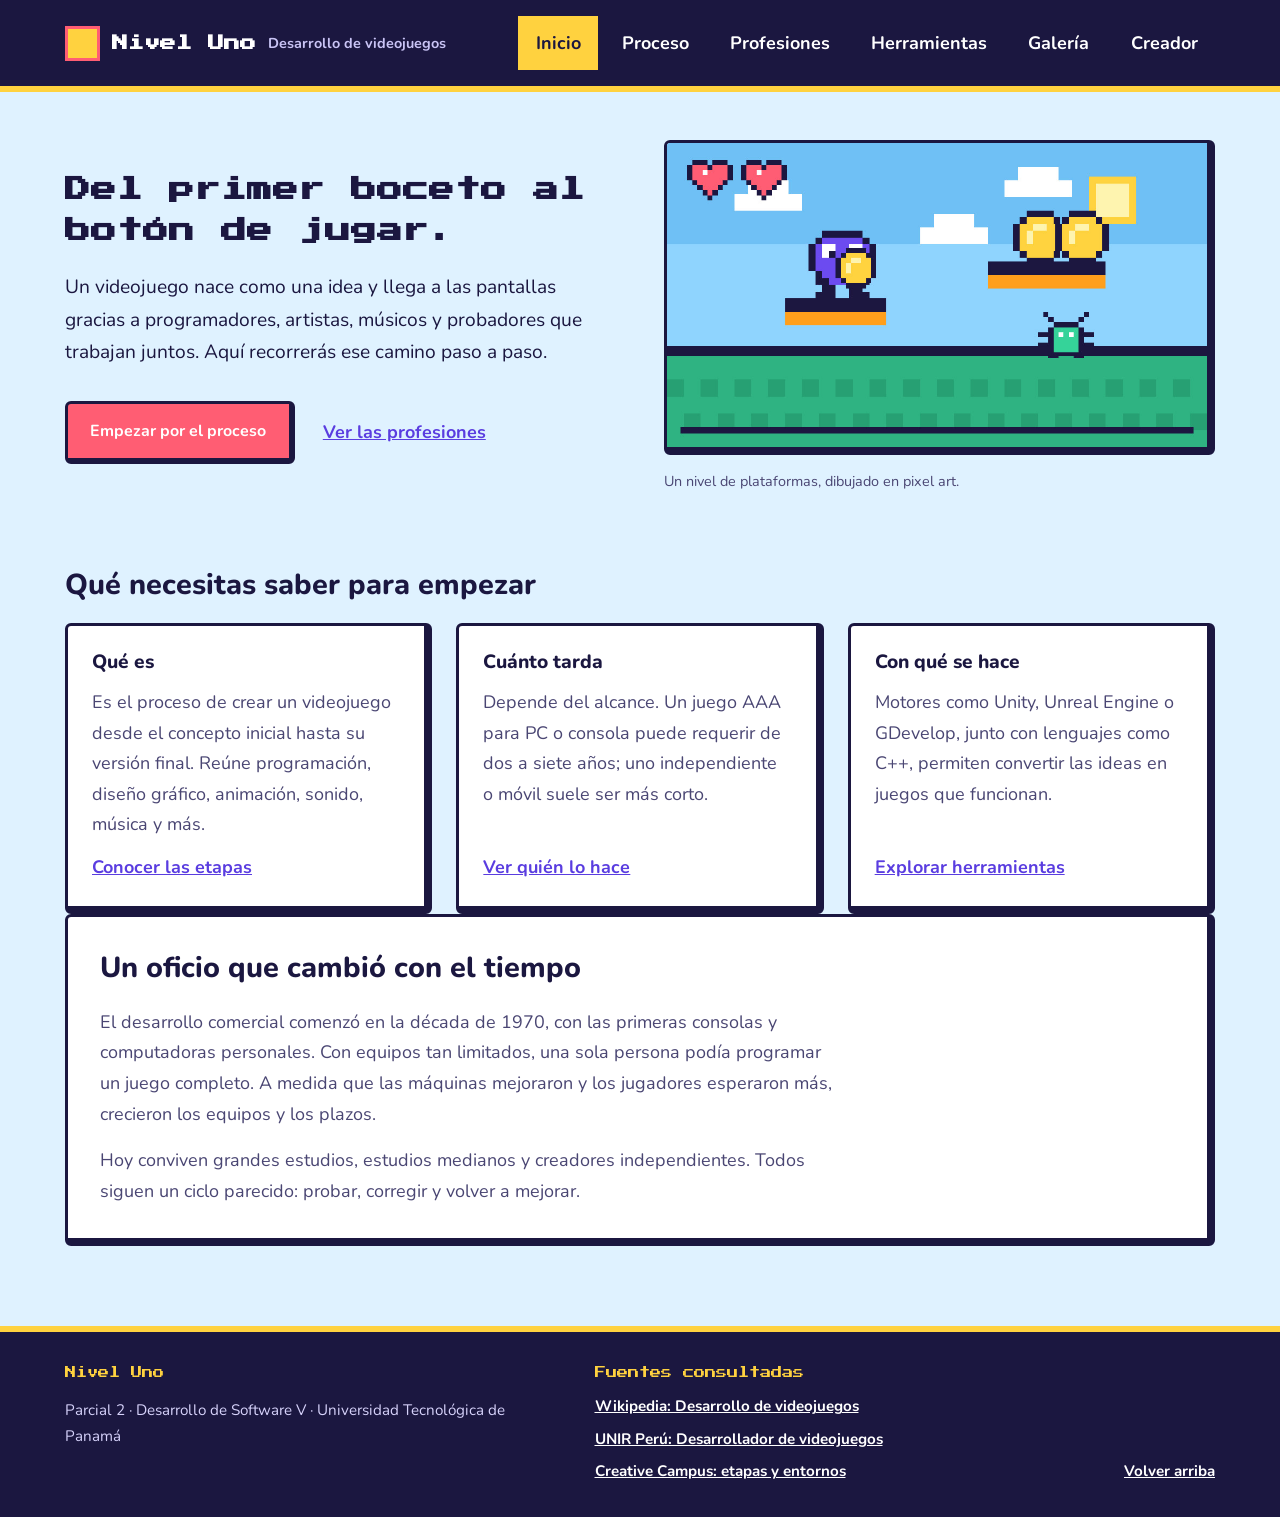
<file: index.html>
<!DOCTYPE html>
<html lang="es">
<head>
<meta charset="UTF-8">
<meta name="viewport" content="width=device-width, initial-scale=1.0">
<meta name="description" content="Aprende cómo se crea un videojuego: etapas, profesiones y herramientas del desarrollo de videojuegos.">
<title>Inicio | Nivel Uno</title>
<link rel="icon" href="img/creador.jpg" type="image/svg+xml">
<link rel="preconnect" href="https://fonts.googleapis.com">
<link rel="preconnect" href="https://fonts.gstatic.com" crossorigin>
<link rel="stylesheet" href="https://fonts.googleapis.com/css2?family=Press+Start+2P&family=Nunito:wght@400;600;800&display=swap">
<link rel="stylesheet" href="css/estilos.css">
<script src="js/main.js" defer></script>
</head>
<body>
<a class="skip-link" href="#contenido">Saltar al contenido</a>
<header class="site-header">
<div class="container header-layout">
<a class="brand" href="index.html"><span class="brand-icon" aria-hidden="true"></span><span class="brand-name">Nivel Uno</span><span class="brand-sub">Desarrollo de videojuegos</span></a>
<button class="menu-btn" type="button" aria-expanded="false" aria-controls="menu">Menú</button>
<nav id="menu" aria-label="Navegación principal"><ul class="nav-list"><li><a href="index.html" class="activo" aria-current="page">Inicio</a></li><li><a href="proceso.html">Proceso</a></li><li><a href="roles.html">Profesiones</a></li><li><a href="herramientas.html">Herramientas</a></li><li><a href="galeria.html">Galería</a></li><li><a href="creador.html">Creador</a></li></ul></nav>
</div>
</header>
<main id="contenido" class="container" tabindex="-1">

<section class="hero" aria-labelledby="t">
<div class="hero-copy">
<h1 id="t">Del primer boceto al botón de jugar.</h1>
<p class="lead">Un videojuego nace como una idea y llega a las pantallas gracias a programadores, artistas, músicos y probadores que trabajan juntos. Aquí recorrerás ese camino paso a paso.</p>
<div class="actions"><a class="button" href="proceso.html">Empezar por el proceso</a><a class="text-link" href="roles.html">Ver las profesiones</a></div>
</div>
<figure class="hero-image"><img src="img/escena-hero.jpg" width="640" height="360" alt="Escena de videojuego de plataformas con un personaje, monedas y un enemigo"><figcaption>Un nivel de plataformas, dibujado en pixel art.</figcaption></figure>
</section>
<section class="section" aria-labelledby="s1">
<h2 id="s1">Qué necesitas saber para empezar</h2>
<div class="card-list"><article class="card"><h3>Qué es</h3><p>Es el proceso de crear un videojuego desde el concepto inicial hasta su versión final. Reúne programación, diseño gráfico, animación, sonido, música y más.</p><a class="text-link" href="proceso.html">Conocer las etapas</a></article><article class="card"><h3>Cuánto tarda</h3><p>Depende del alcance. Un juego AAA para PC o consola puede requerir de dos a siete años; uno independiente o móvil suele ser más corto.</p><a class="text-link" href="roles.html">Ver quién lo hace</a></article><article class="card"><h3>Con qué se hace</h3><p>Motores como Unity, Unreal Engine o GDevelop, junto con lenguajes como C++, permiten convertir las ideas en juegos que funcionan.</p><a class="text-link" href="herramientas.html">Explorar herramientas</a></article></div>
</section>
<section class="section panel" aria-labelledby="s2">
<h2 id="s2">Un oficio que cambió con el tiempo</h2>
<p>El desarrollo comercial comenzó en la década de 1970, con las primeras consolas y computadoras personales. Con equipos tan limitados, una sola persona podía programar un juego completo. A medida que las máquinas mejoraron y los jugadores esperaron más, crecieron los equipos y los plazos.</p>
<p>Hoy conviven grandes estudios, estudios medianos y creadores independientes. Todos siguen un ciclo parecido: probar, corregir y volver a mejorar.</p>
</section>

</main>
<footer class="site-footer">
<div class="container footer-layout">
<div><p class="footer-title">Nivel Uno</p><p>Parcial 2 · Desarrollo de Software V · Universidad Tecnológica de Panamá</p></div>
<div><p class="footer-title">Fuentes consultadas</p><ul class="footer-links">
<li><a href="https://es.wikipedia.org/wiki/Desarrollo_de_videojuegos">Wikipedia: Desarrollo de videojuegos</a></li>
<li><a href="https://peru.unir.net/revista/ingenieria/desarrollador-videojuegos/">UNIR Perú: Desarrollador de videojuegos</a></li>
<li><a href="https://creativecampus.universidadeuropea.com/blog/desarrollo-videojuegos/">Creative Campus: etapas y entornos</a></li></ul></div>
<a class="to-top" href="#contenido">Volver arriba</a>
</div>
</footer>
</body>
</html>
</file>
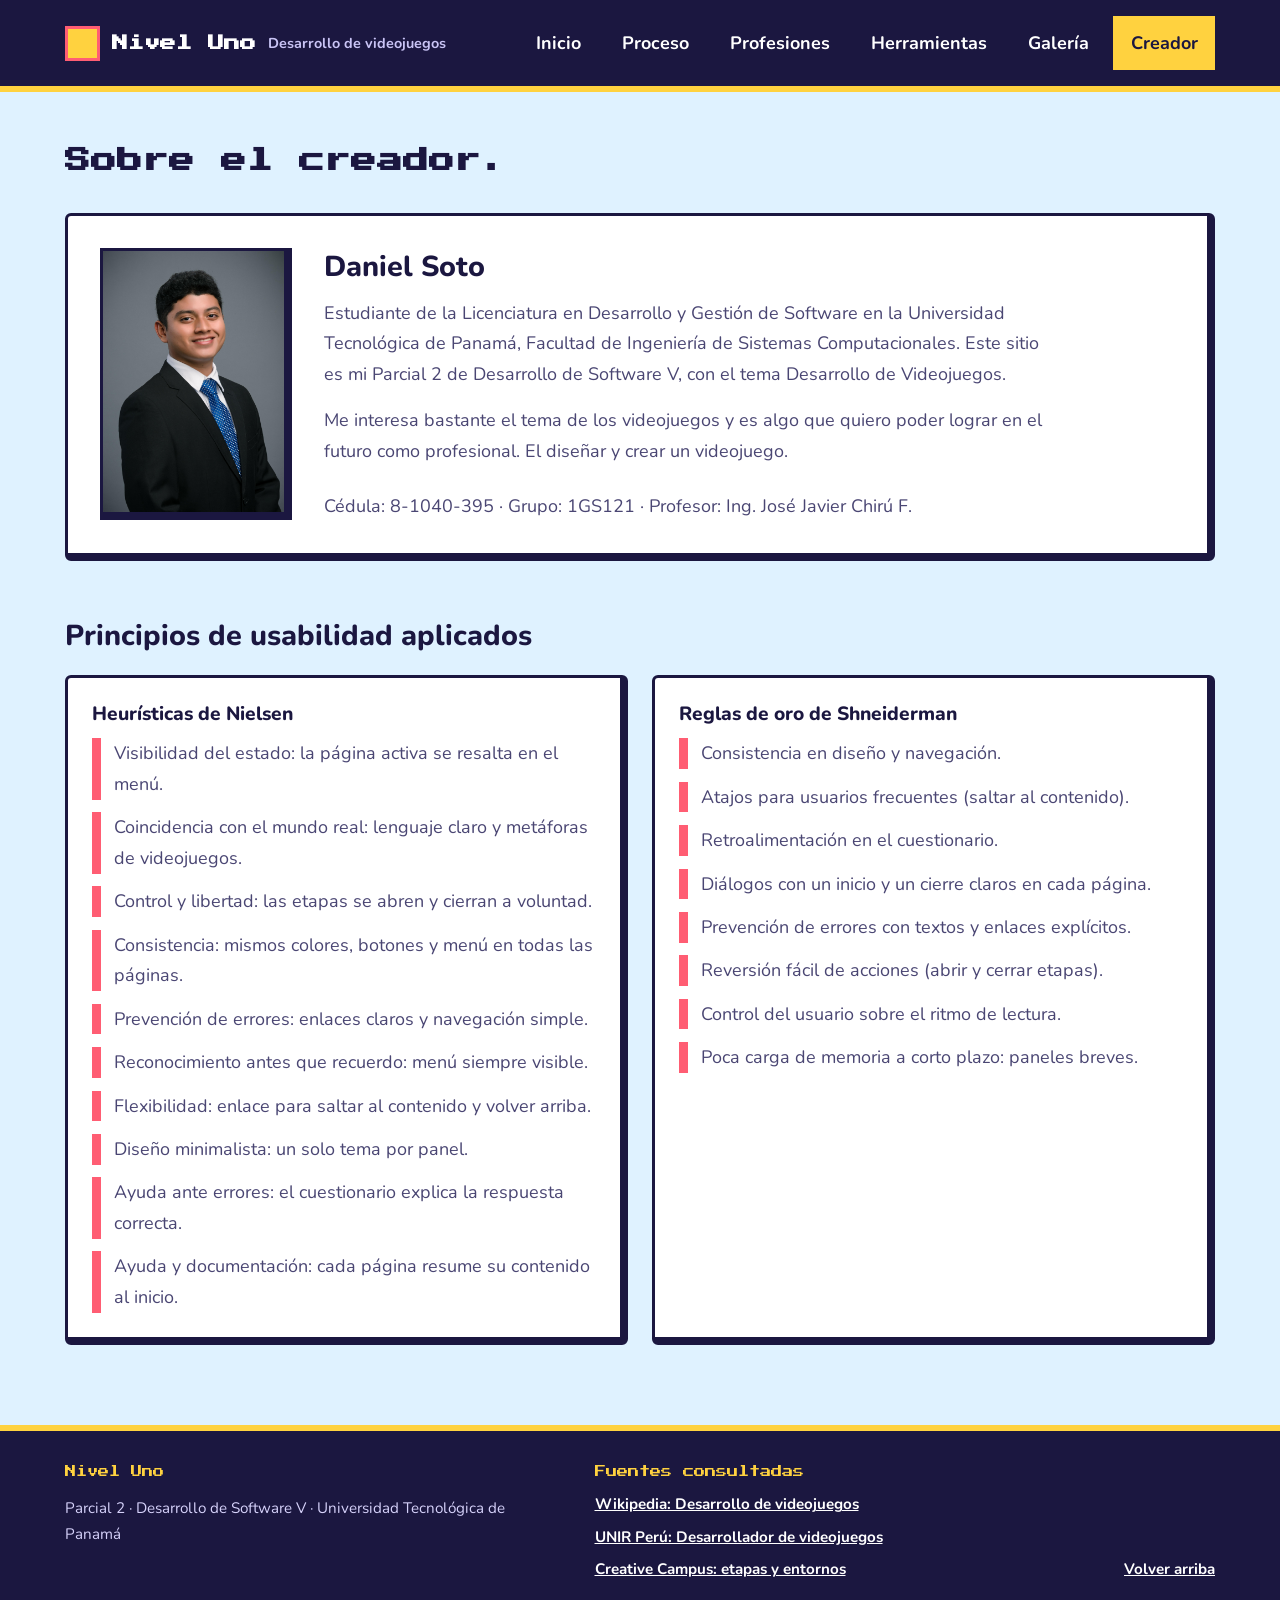
<file: creador.html>
<!DOCTYPE html>
<html lang="es">
<head>
<meta charset="UTF-8">
<meta name="viewport" content="width=device-width, initial-scale=1.0">
<meta name="description" content="Reseña del creador del sitio y principios de usabilidad aplicados.">
<title>Creador | Nivel Uno</title>
<link rel="icon" href="img/creador.jpg" type="image/svg+xml">
<link rel="preconnect" href="https://fonts.googleapis.com">
<link rel="preconnect" href="https://fonts.gstatic.com" crossorigin>
<link rel="stylesheet" href="https://fonts.googleapis.com/css2?family=Press+Start+2P&family=Nunito:wght@400;600;800&display=swap">
<link rel="stylesheet" href="css/estilos.css">
<script src="js/main.js" defer></script>
</head>
<body>
<a class="skip-link" href="#contenido">Saltar al contenido</a>
<header class="site-header">
<div class="container header-layout">
<a class="brand" href="index.html"><span class="brand-icon" aria-hidden="true"></span><span class="brand-name">Nivel Uno</span><span class="brand-sub">Desarrollo de videojuegos</span></a>
<button class="menu-btn" type="button" aria-expanded="false" aria-controls="menu">Menú</button>
<nav id="menu" aria-label="Navegación principal"><ul class="nav-list"><li><a href="index.html">Inicio</a></li><li><a href="proceso.html">Proceso</a></li><li><a href="roles.html">Profesiones</a></li><li><a href="herramientas.html">Herramientas</a></li><li><a href="galeria.html">Galería</a></li><li><a href="creador.html" class="activo" aria-current="page">Creador</a></li></ul></nav>
</div>
</header>
<main id="contenido" class="container" tabindex="-1">

<section class="page-intro" aria-labelledby="t">
<h1 id="t">Sobre el creador.</h1>
</section>
<section class="about panel" aria-labelledby="b">
<figure class="about-photo"><img src="img/MiFoto.jpeg" width="250" height="250" alt="Foto del creador"></figure>
<div>
<h2 id="b">Daniel Soto</h2>
<p>Estudiante de la Licenciatura en Desarrollo y Gestión de Software en la Universidad Tecnológica de Panamá, Facultad de Ingeniería de Sistemas Computacionales. Este sitio es mi Parcial 2 de Desarrollo de Software V, con el tema Desarrollo de Videojuegos.</p>
<p>Me interesa bastante el tema de los videojuegos y  es algo que quiero poder lograr en el futuro como profesional. El diseñar y crear un videojuego.</p>
<p class="note">Cédula: 8-1040-395 · Grupo: 1GS121 · Profesor: Ing. José Javier Chirú F.</p>
</div>
</section>
<section class="section" aria-labelledby="u">
<h2 id="u">Principios de usabilidad aplicados</h2>
<div class="card-list dos">
<article class="card"><h3>Heurísticas de Nielsen</h3><ul class="plain-list"><li>Visibilidad del estado: la página activa se resalta en el menú.</li><li>Coincidencia con el mundo real: lenguaje claro y metáforas de videojuegos.</li><li>Control y libertad: las etapas se abren y cierran a voluntad.</li><li>Consistencia: mismos colores, botones y menú en todas las páginas.</li><li>Prevención de errores: enlaces claros y navegación simple.</li><li>Reconocimiento antes que recuerdo: menú siempre visible.</li><li>Flexibilidad: enlace para saltar al contenido y volver arriba.</li><li>Diseño minimalista: un solo tema por panel.</li><li>Ayuda ante errores: el cuestionario explica la respuesta correcta.</li><li>Ayuda y documentación: cada página resume su contenido al inicio.</li></ul></article>
<article class="card"><h3>Reglas de oro de Shneiderman</h3><ul class="plain-list"><li>Consistencia en diseño y navegación.</li><li>Atajos para usuarios frecuentes (saltar al contenido).</li><li>Retroalimentación en el cuestionario.</li><li>Diálogos con un inicio y un cierre claros en cada página.</li><li>Prevención de errores con textos y enlaces explícitos.</li><li>Reversión fácil de acciones (abrir y cerrar etapas).</li><li>Control del usuario sobre el ritmo de lectura.</li><li>Poca carga de memoria a corto plazo: paneles breves.</li></ul></article>
</div>
</section>

</main>
<footer class="site-footer">
<div class="container footer-layout">
<div><p class="footer-title">Nivel Uno</p><p>Parcial 2 · Desarrollo de Software V · Universidad Tecnológica de Panamá</p></div>
<div><p class="footer-title">Fuentes consultadas</p><ul class="footer-links">
<li><a href="https://es.wikipedia.org/wiki/Desarrollo_de_videojuegos">Wikipedia: Desarrollo de videojuegos</a></li>
<li><a href="https://peru.unir.net/revista/ingenieria/desarrollador-videojuegos/">UNIR Perú: Desarrollador de videojuegos</a></li>
<li><a href="https://creativecampus.universidadeuropea.com/blog/desarrollo-videojuegos/">Creative Campus: etapas y entornos</a></li></ul></div>
<a class="to-top" href="#contenido">Volver arriba</a>
</div>
</footer>
</body>
</html>
</file>
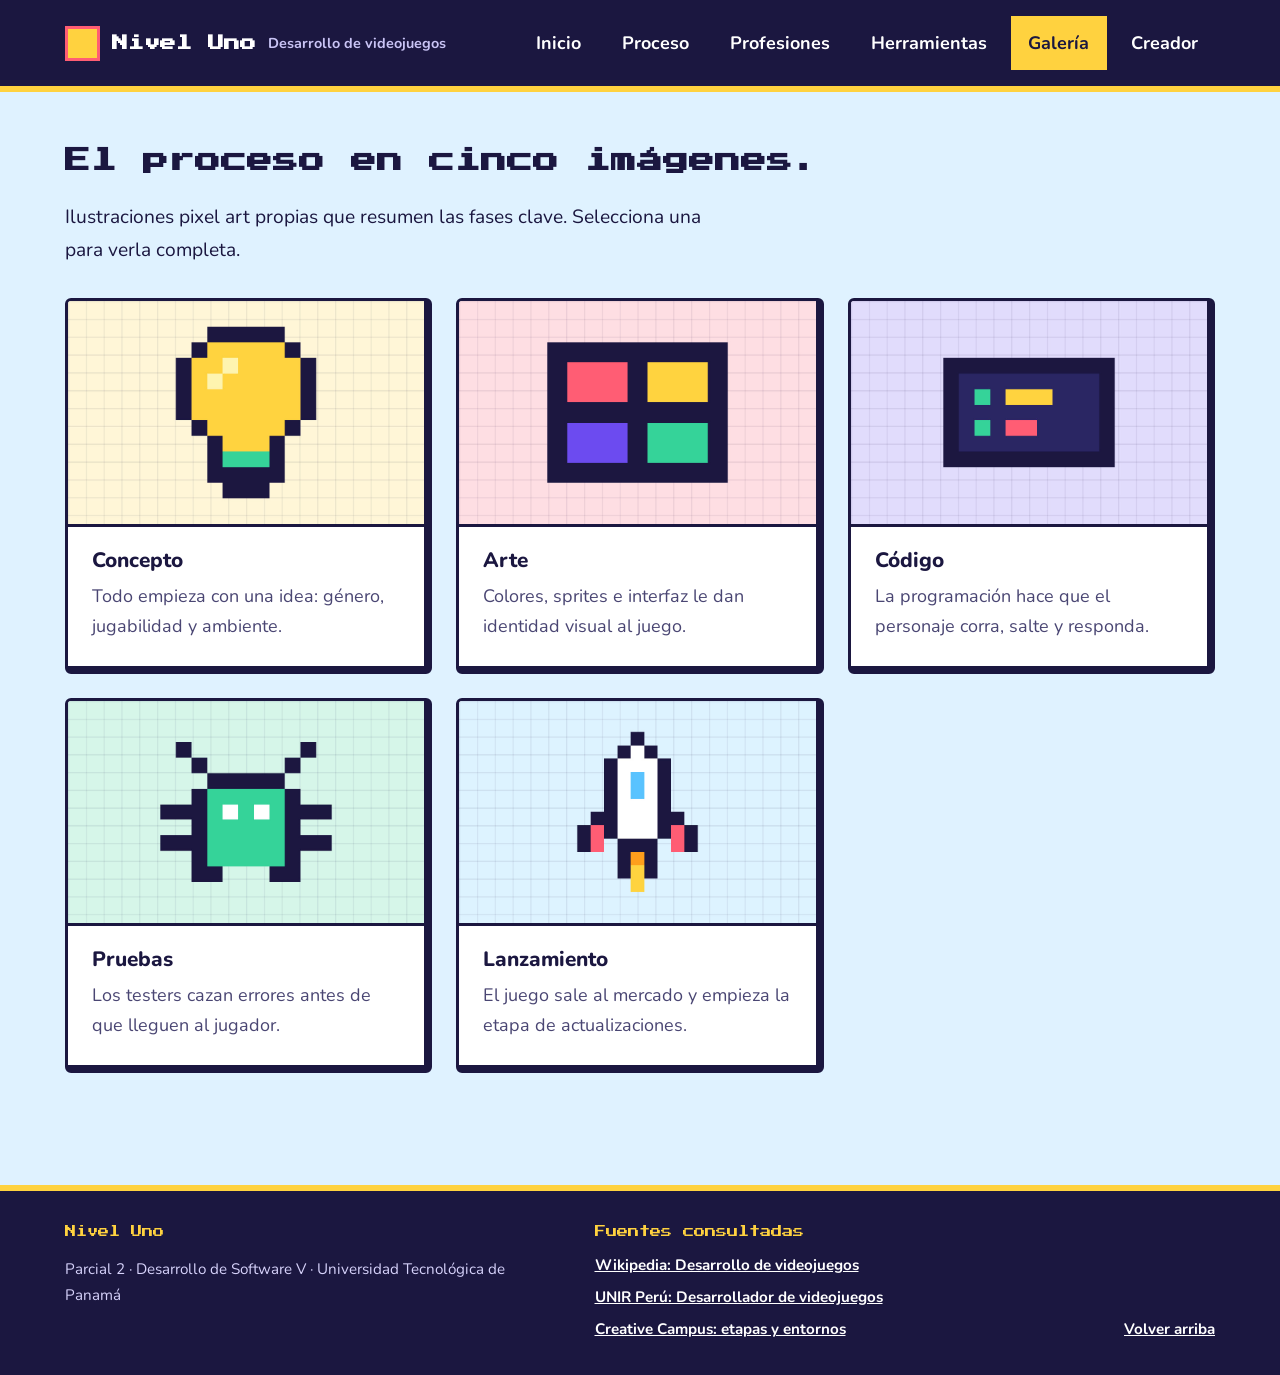
<file: galeria.html>
<!DOCTYPE html>
<html lang="es">
<head>
<meta charset="UTF-8">
<meta name="viewport" content="width=device-width, initial-scale=1.0">
<meta name="description" content="Galería de ilustraciones pixel art sobre las fases del desarrollo de videojuegos.">
<title>Galería | Nivel Uno</title>
<link rel="icon" href="img/creador.jpg" type="image/svg+xml">
<link rel="preconnect" href="https://fonts.googleapis.com">
<link rel="preconnect" href="https://fonts.gstatic.com" crossorigin>
<link rel="stylesheet" href="https://fonts.googleapis.com/css2?family=Press+Start+2P&family=Nunito:wght@400;600;800&display=swap">
<link rel="stylesheet" href="css/estilos.css">
<script src="js/main.js" defer></script>
</head>
<body>
<a class="skip-link" href="#contenido">Saltar al contenido</a>
<header class="site-header">
<div class="container header-layout">
<a class="brand" href="index.html"><span class="brand-icon" aria-hidden="true"></span><span class="brand-name">Nivel Uno</span><span class="brand-sub">Desarrollo de videojuegos</span></a>
<button class="menu-btn" type="button" aria-expanded="false" aria-controls="menu">Menú</button>
<nav id="menu" aria-label="Navegación principal"><ul class="nav-list"><li><a href="index.html">Inicio</a></li><li><a href="proceso.html">Proceso</a></li><li><a href="roles.html">Profesiones</a></li><li><a href="herramientas.html">Herramientas</a></li><li><a href="galeria.html" class="activo" aria-current="page">Galería</a></li><li><a href="creador.html">Creador</a></li></ul></nav>
</div>
</header>
<main id="contenido" class="container" tabindex="-1">

<section class="page-intro" aria-labelledby="t">
<h1 id="t">El proceso en cinco imágenes.</h1>
<p class="lead">Ilustraciones pixel art propias que resumen las fases clave. Selecciona una para verla completa.</p>
</section>
<div class="gallery"><figure class="gallery-card"><a href="img/concepto.jpg" aria-label="Ver ilustración completa: Concepto"><img src="img/concepto.jpg" width="320" height="200" alt="Concepto: ilustración pixel art" loading="lazy"></a><figcaption><h2>Concepto</h2><p>Todo empieza con una idea: género, jugabilidad y ambiente.</p></figcaption></figure>
    <figure class="gallery-card"><a href="img/arte.jpg" aria-label="Ver ilustración completa: Arte"><img src="img/arte.jpg" width="320" height="200" alt="Arte: ilustración pixel art" loading="lazy"></a><figcaption><h2>Arte</h2><p>Colores, sprites e interfaz le dan identidad visual al juego.</p></figcaption></figure>
    <figure class="gallery-card"><a href="img/codigo.jpg" aria-label="Ver ilustración completa: Código"><img src="img/codigo.jpg" width="320" height="200" alt="Código: ilustración pixel art" loading="lazy"></a><figcaption><h2>Código</h2><p>La programación hace que el personaje corra, salte y responda.</p></figcaption></figure>
    <figure class="gallery-card"><a href="img/pruebas.jpg" aria-label="Ver ilustración completa: Pruebas"><img src="img/pruebas.jpg" width="320" height="200" alt="Pruebas: ilustración pixel art" loading="lazy"></a><figcaption><h2>Pruebas</h2><p>Los testers cazan errores antes de que lleguen al jugador.</p></figcaption></figure>
    <figure class="gallery-card"><a href="img/lanzamiento.jpg" aria-label="Ver ilustración completa: Lanzamiento"><img src="img/lanzamiento.jpg" width="320" height="200" alt="Lanzamiento: ilustración pixel art" loading="lazy"></a><figcaption><h2>Lanzamiento</h2><p>El juego sale al mercado y empieza la etapa de actualizaciones.</p></figcaption></figure></div>

</main>
<footer class="site-footer">
<div class="container footer-layout">
<div><p class="footer-title">Nivel Uno</p><p>Parcial 2 · Desarrollo de Software V · Universidad Tecnológica de Panamá</p></div>
<div><p class="footer-title">Fuentes consultadas</p><ul class="footer-links">
<li><a href="https://es.wikipedia.org/wiki/Desarrollo_de_videojuegos">Wikipedia: Desarrollo de videojuegos</a></li>
<li><a href="https://peru.unir.net/revista/ingenieria/desarrollador-videojuegos/">UNIR Perú: Desarrollador de videojuegos</a></li>
<li><a href="https://creativecampus.universidadeuropea.com/blog/desarrollo-videojuegos/">Creative Campus: etapas y entornos</a></li></ul></div>
<a class="to-top" href="#contenido">Volver arriba</a>
</div>
</footer>
</body>
</html>
</file>
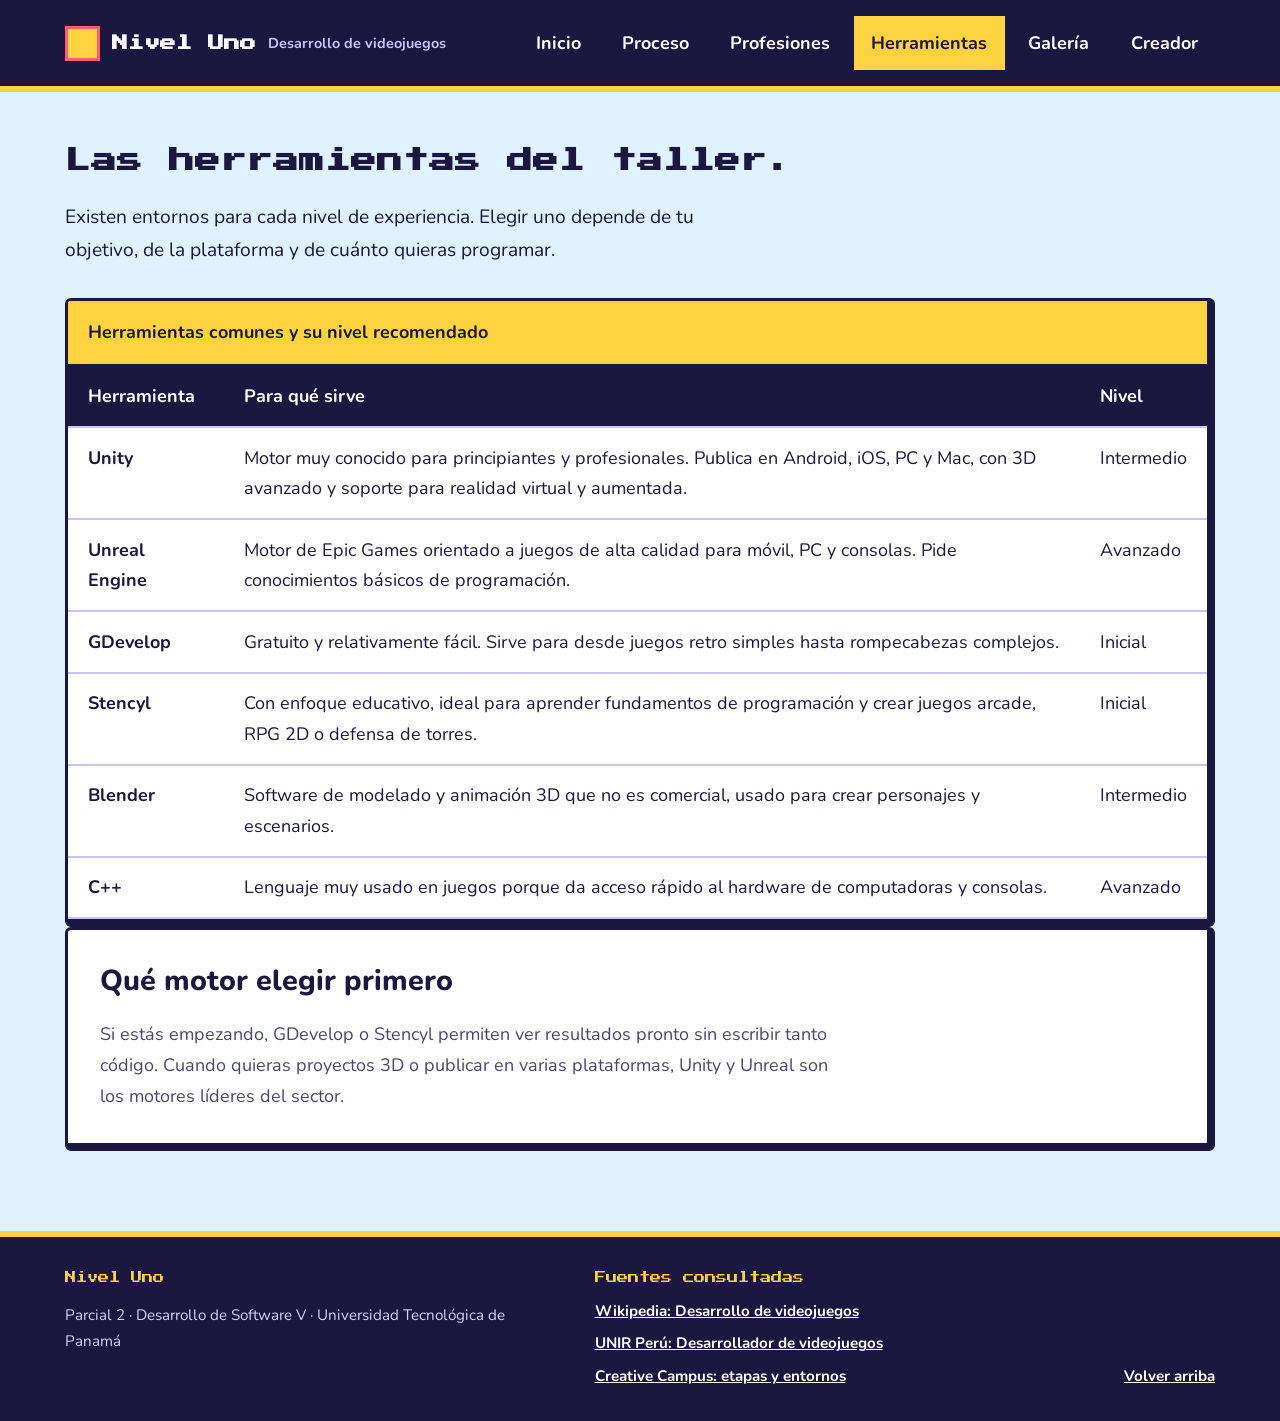
<file: herramientas.html>
<!DOCTYPE html>
<html lang="es">
<head>
<meta charset="UTF-8">
<meta name="viewport" content="width=device-width, initial-scale=1.0">
<meta name="description" content="Motores, lenguajes y programas para crear videojuegos: Unity, Unreal, GDevelop y más.">
<title>Herramientas | Nivel Uno</title>
<link rel="icon" href="img/creador.jpg" type="image/svg+xml">
<link rel="preconnect" href="https://fonts.googleapis.com">
<link rel="preconnect" href="https://fonts.gstatic.com" crossorigin>
<link rel="stylesheet" href="https://fonts.googleapis.com/css2?family=Press+Start+2P&family=Nunito:wght@400;600;800&display=swap">
<link rel="stylesheet" href="css/estilos.css">
<script src="js/main.js" defer></script>
</head>
<body>
<a class="skip-link" href="#contenido">Saltar al contenido</a>
<header class="site-header">
<div class="container header-layout">
<a class="brand" href="index.html"><span class="brand-icon" aria-hidden="true"></span><span class="brand-name">Nivel Uno</span><span class="brand-sub">Desarrollo de videojuegos</span></a>
<button class="menu-btn" type="button" aria-expanded="false" aria-controls="menu">Menú</button>
<nav id="menu" aria-label="Navegación principal"><ul class="nav-list"><li><a href="index.html">Inicio</a></li><li><a href="proceso.html">Proceso</a></li><li><a href="roles.html">Profesiones</a></li><li><a href="herramientas.html" class="activo" aria-current="page">Herramientas</a></li><li><a href="galeria.html">Galería</a></li><li><a href="creador.html">Creador</a></li></ul></nav>
</div>
</header>
<main id="contenido" class="container" tabindex="-1">

<section class="page-intro" aria-labelledby="t">
<h1 id="t">Las herramientas del taller.</h1>
<p class="lead">Existen entornos para cada nivel de experiencia. Elegir uno depende de tu objetivo, de la plataforma y de cuánto quieras programar.</p>
</section>
<section aria-labelledby="tb">
<h2 id="tb" class="oculto">Tabla de herramientas</h2>
<div class="table-wrap"><table><caption>Herramientas comunes y su nivel recomendado</caption>
<thead><tr><th scope="col">Herramienta</th><th scope="col">Para qué sirve</th><th scope="col">Nivel</th></tr></thead><tbody><tr><th scope='row'>Unity</th><td>Motor muy conocido para principiantes y profesionales. Publica en Android, iOS, PC y Mac, con 3D avanzado y soporte para realidad virtual y aumentada.</td><td>Intermedio</td></tr><tr><th scope='row'>Unreal Engine</th><td>Motor de Epic Games orientado a juegos de alta calidad para móvil, PC y consolas. Pide conocimientos básicos de programación.</td><td>Avanzado</td></tr><tr><th scope='row'>GDevelop</th><td>Gratuito y relativamente fácil. Sirve para desde juegos retro simples hasta rompecabezas complejos.</td><td>Inicial</td></tr><tr><th scope='row'>Stencyl</th><td>Con enfoque educativo, ideal para aprender fundamentos de programación y crear juegos arcade, RPG 2D o defensa de torres.</td><td>Inicial</td></tr><tr><th scope='row'>Blender</th><td>Software de modelado y animación 3D que no es comercial, usado para crear personajes y escenarios.</td><td>Intermedio</td></tr><tr><th scope='row'>C++</th><td>Lenguaje muy usado en juegos porque da acceso rápido al hardware de computadoras y consolas.</td><td>Avanzado</td></tr></tbody></table></div>
</section>
<section class="section panel" aria-labelledby="g">
<h2 id="g">Qué motor elegir primero</h2>
<p>Si estás empezando, GDevelop o Stencyl permiten ver resultados pronto sin escribir tanto código. Cuando quieras proyectos 3D o publicar en varias plataformas, Unity y Unreal son los motores líderes del sector.</p>
</section>

</main>
<footer class="site-footer">
<div class="container footer-layout">
<div><p class="footer-title">Nivel Uno</p><p>Parcial 2 · Desarrollo de Software V · Universidad Tecnológica de Panamá</p></div>
<div><p class="footer-title">Fuentes consultadas</p><ul class="footer-links">
<li><a href="https://es.wikipedia.org/wiki/Desarrollo_de_videojuegos">Wikipedia: Desarrollo de videojuegos</a></li>
<li><a href="https://peru.unir.net/revista/ingenieria/desarrollador-videojuegos/">UNIR Perú: Desarrollador de videojuegos</a></li>
<li><a href="https://creativecampus.universidadeuropea.com/blog/desarrollo-videojuegos/">Creative Campus: etapas y entornos</a></li></ul></div>
<a class="to-top" href="#contenido">Volver arriba</a>
</div>
</footer>
</body>
</html>
</file>
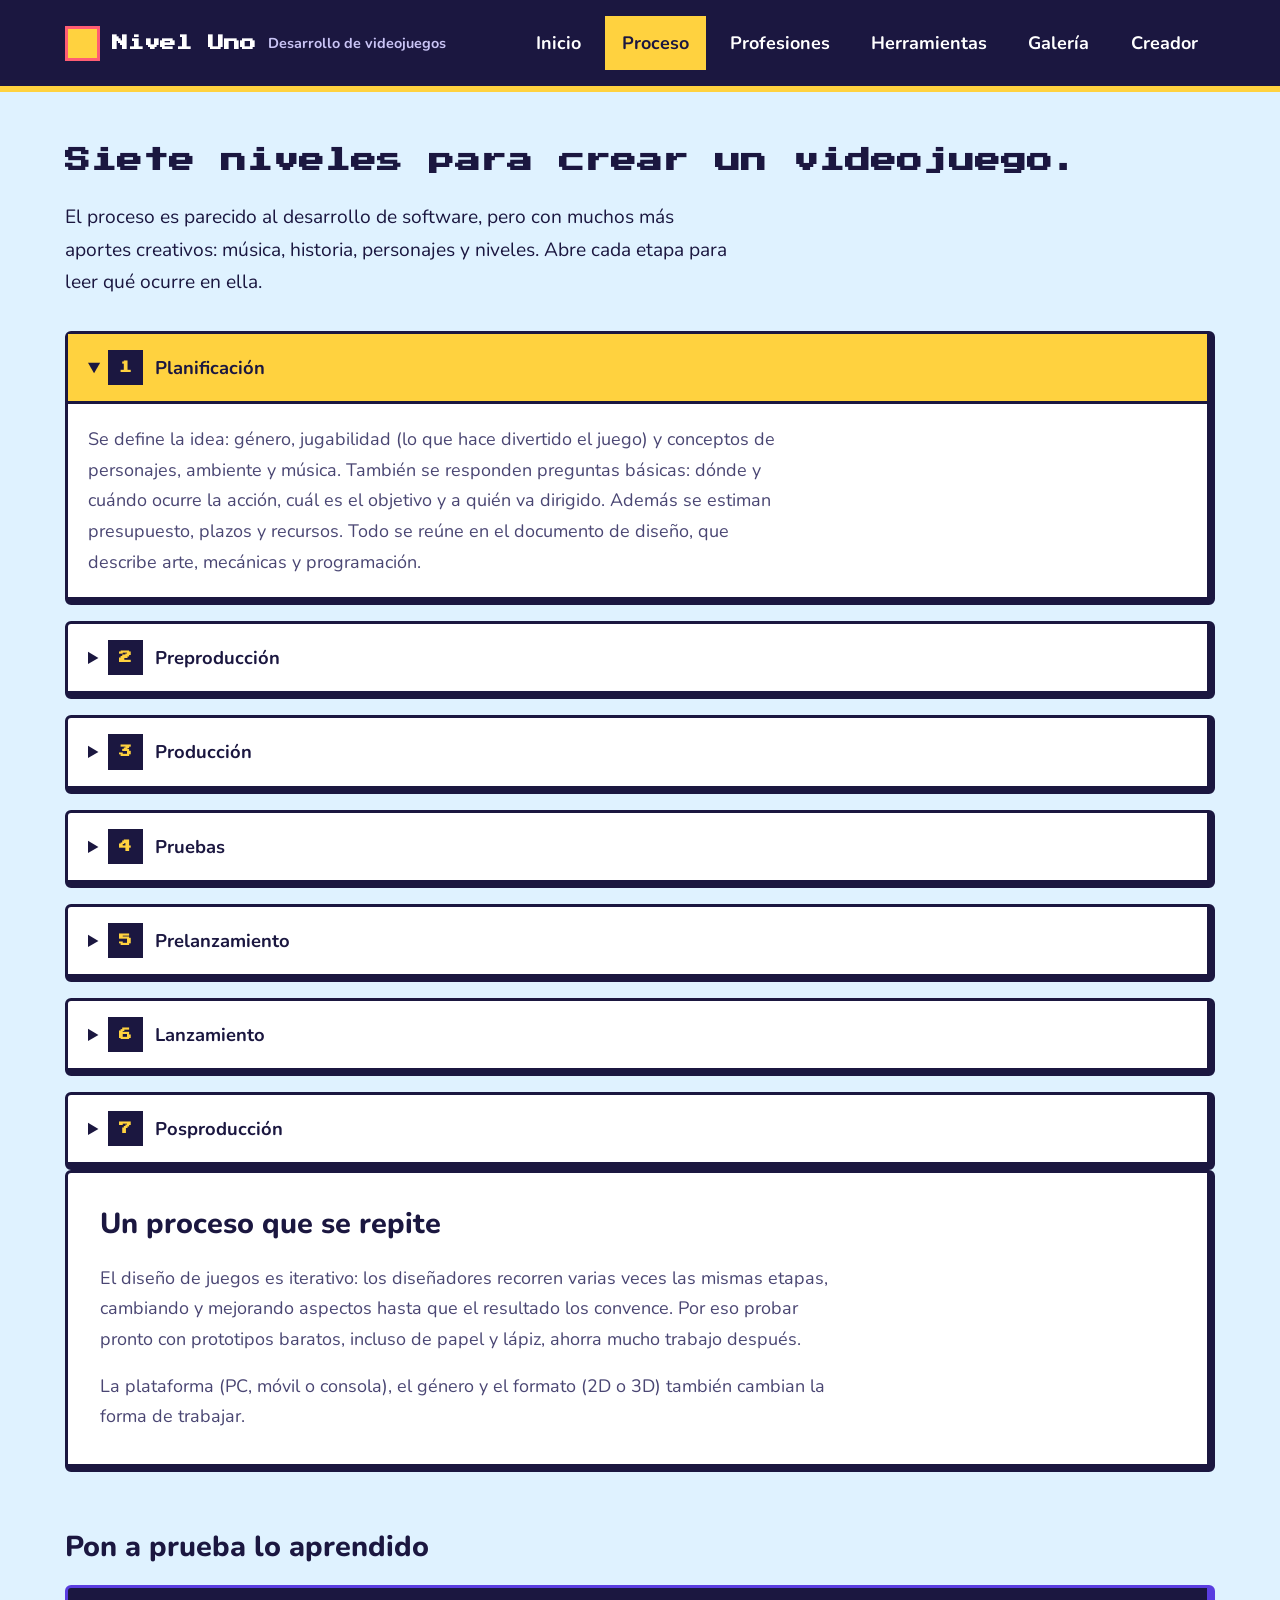
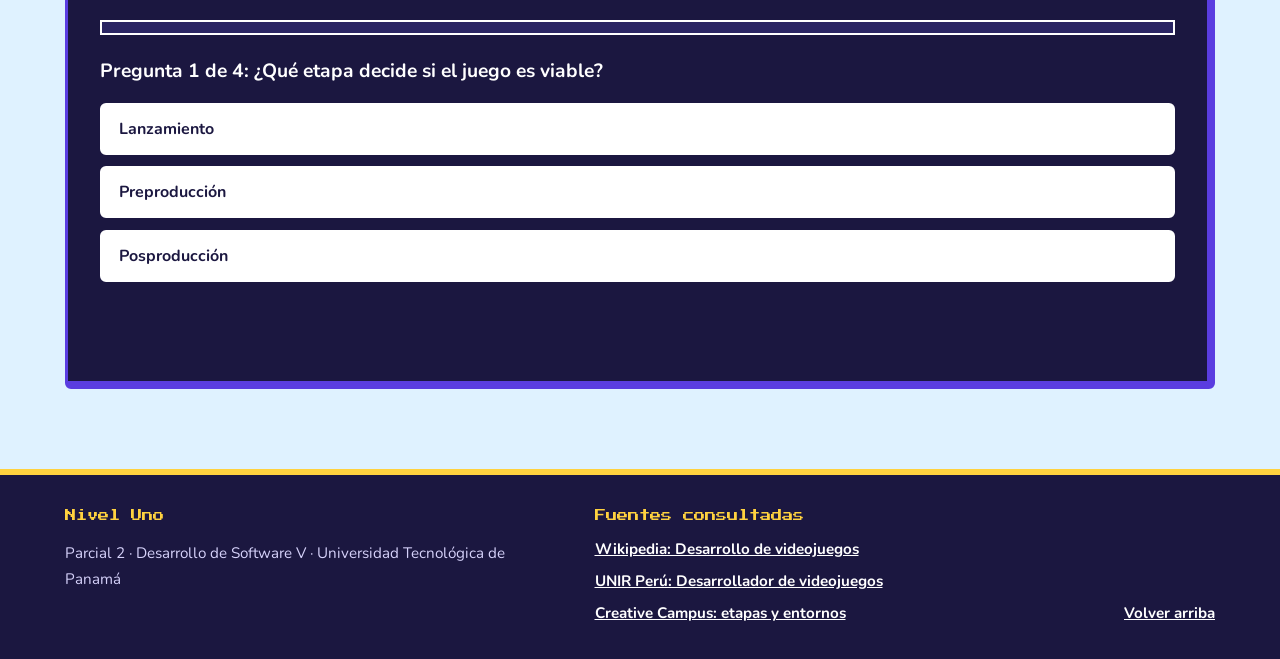
<file: proceso.html>
<!DOCTYPE html>
<html lang="es">
<head>
<meta charset="UTF-8">
<meta name="viewport" content="width=device-width, initial-scale=1.0">
<meta name="description" content="Las siete etapas del desarrollo de un videojuego, de la planificación a la posproducción.">
<title>Proceso | Nivel Uno</title>
<link rel="icon" href="img/creador.jpg" type="image/svg+xml">
<link rel="preconnect" href="https://fonts.googleapis.com">
<link rel="preconnect" href="https://fonts.gstatic.com" crossorigin>
<link rel="stylesheet" href="https://fonts.googleapis.com/css2?family=Press+Start+2P&family=Nunito:wght@400;600;800&display=swap">
<link rel="stylesheet" href="css/estilos.css">
<script src="js/main.js" defer></script>
</head>
<body>
<a class="skip-link" href="#contenido">Saltar al contenido</a>
<header class="site-header">
<div class="container header-layout">
<a class="brand" href="index.html"><span class="brand-icon" aria-hidden="true"></span><span class="brand-name">Nivel Uno</span><span class="brand-sub">Desarrollo de videojuegos</span></a>
<button class="menu-btn" type="button" aria-expanded="false" aria-controls="menu">Menú</button>
<nav id="menu" aria-label="Navegación principal"><ul class="nav-list"><li><a href="index.html">Inicio</a></li><li><a href="proceso.html" class="activo" aria-current="page">Proceso</a></li><li><a href="roles.html">Profesiones</a></li><li><a href="herramientas.html">Herramientas</a></li><li><a href="galeria.html">Galería</a></li><li><a href="creador.html">Creador</a></li></ul></nav>
</div>
</header>
<main id="contenido" class="container" tabindex="-1">

<section class="page-intro" aria-labelledby="t">
<h1 id="t">Siete niveles para crear un videojuego.</h1>
<p class="lead">El proceso es parecido al desarrollo de software, pero con muchos más aportes creativos: música, historia, personajes y niveles. Abre cada etapa para leer qué ocurre en ella.</p>
</section>
<section aria-labelledby="e"><h2 id="e" class="oculto">Etapas del desarrollo</h2><div class="stages"><details class="stage" open><summary><span class="stage-n">1</span>Planificación</summary><p>Se define la idea: género, jugabilidad (lo que hace divertido el juego) y conceptos de personajes, ambiente y música. También se responden preguntas básicas: dónde y cuándo ocurre la acción, cuál es el objetivo y a quién va dirigido. Además se estiman presupuesto, plazos y recursos. Todo se reúne en el documento de diseño, que describe arte, mecánicas y programación.</p></details><details class="stage"><summary><span class="stage-n">2</span>Preproducción</summary><p>Un equipo pequeño crea prototipos de personajes, entornos y otros elementos para ver cómo interactúan. Suele construirse un nivel lo más cercano posible al producto final. Es una de las fases más críticas porque determina si el juego es viable.</p></details><details class="stage"><summary><span class="stage-n">3</span>Producción</summary><p>Es la fase más larga y exigente. Se programa el juego, se crean sprites y modelos 3D, y se graban sonidos, voces y música. El equipo trabaja hasta llegar a la First Playable, la primera versión que muestra cómo será la experiencia inicial del jugador.</p></details><details class="stage"><summary><span class="stage-n">4</span>Pruebas</summary><p>Los testers revisan cada mecánica. Primero hay pruebas físicas con prototipos simples, luego pruebas alfa dentro del equipo para corregir fallos graves y mejorar la jugabilidad, y al final pruebas beta con un grupo externo que busca errores y glitches.</p></details><details class="stage"><summary><span class="stage-n">5</span>Prelanzamiento</summary><p>Antes de publicar, se invierte en marketing para dar a conocer el juego. Una estrategia común es dar acceso anticipado a streamers para que lo jueguen en directo.</p></details><details class="stage"><summary><span class="stage-n">6</span>Lanzamiento</summary><p>El juego sale al mercado en la fecha programada, en tiendas digitales y físicas. Es el momento que el equipo espera después de años de trabajo.</p></details><details class="stage"><summary><span class="stage-n">7</span>Posproducción</summary><p>Con la opinión de los jugadores se corrigen errores y se publican parches y actualizaciones. Si el juego funciona bien, pueden añadirse expansiones con más contenido.</p></details></div></section>
<section class="section panel" aria-labelledby="it">
<h2 id="it">Un proceso que se repite</h2>
<p>El diseño de juegos es iterativo: los diseñadores recorren varias veces las mismas etapas, cambiando y mejorando aspectos hasta que el resultado los convence. Por eso probar pronto con prototipos baratos, incluso de papel y lápiz, ahorra mucho trabajo después.</p>
<p>La plataforma (PC, móvil o consola), el género y el formato (2D o 3D) también cambian la forma de trabajar.</p>
</section>
<section class="section" aria-labelledby="q">
<h2 id="q">Pon a prueba lo aprendido</h2>
<div class="quiz" data-quiz><p class="quiz-status" aria-live="polite">Activa JavaScript para jugar este mini cuestionario.</p></div>
</section>

</main>
<footer class="site-footer">
<div class="container footer-layout">
<div><p class="footer-title">Nivel Uno</p><p>Parcial 2 · Desarrollo de Software V · Universidad Tecnológica de Panamá</p></div>
<div><p class="footer-title">Fuentes consultadas</p><ul class="footer-links">
<li><a href="https://es.wikipedia.org/wiki/Desarrollo_de_videojuegos">Wikipedia: Desarrollo de videojuegos</a></li>
<li><a href="https://peru.unir.net/revista/ingenieria/desarrollador-videojuegos/">UNIR Perú: Desarrollador de videojuegos</a></li>
<li><a href="https://creativecampus.universidadeuropea.com/blog/desarrollo-videojuegos/">Creative Campus: etapas y entornos</a></li></ul></div>
<a class="to-top" href="#contenido">Volver arriba</a>
</div>
</footer>
</body>
</html>
</file>
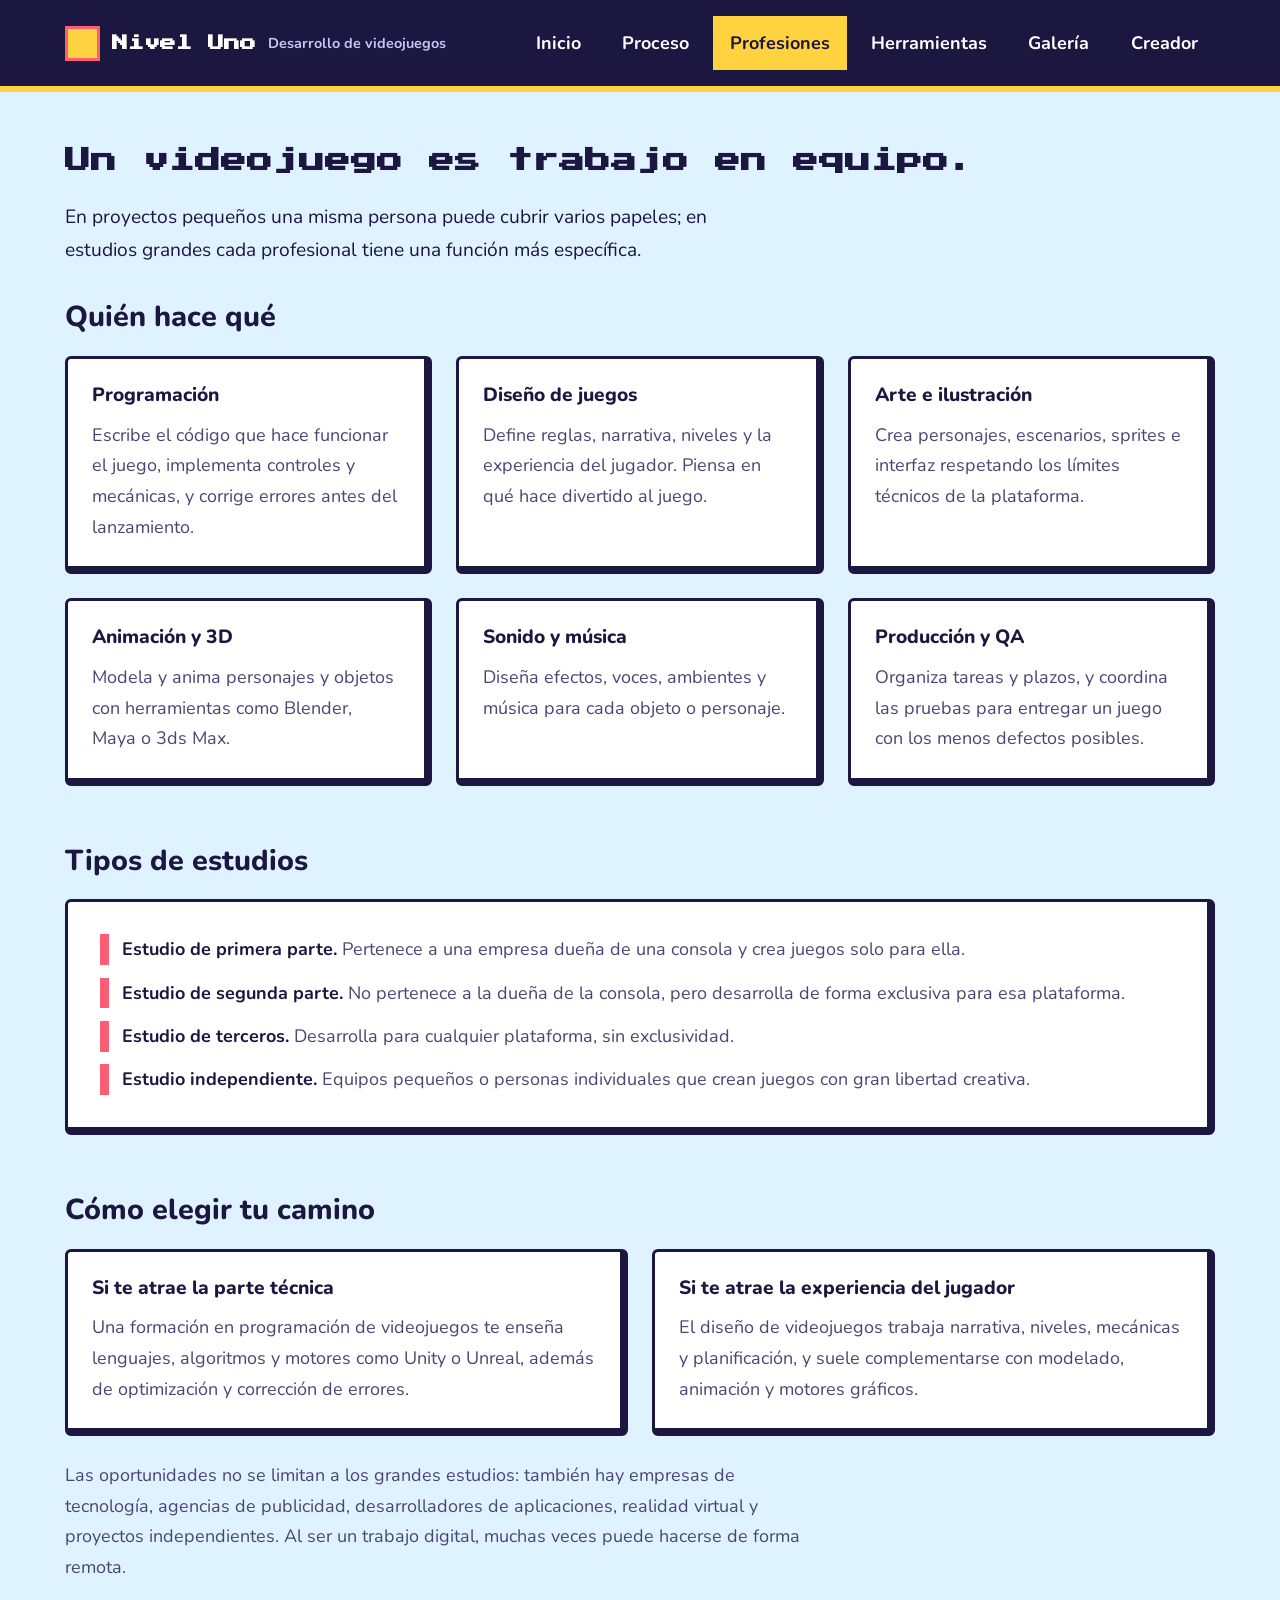
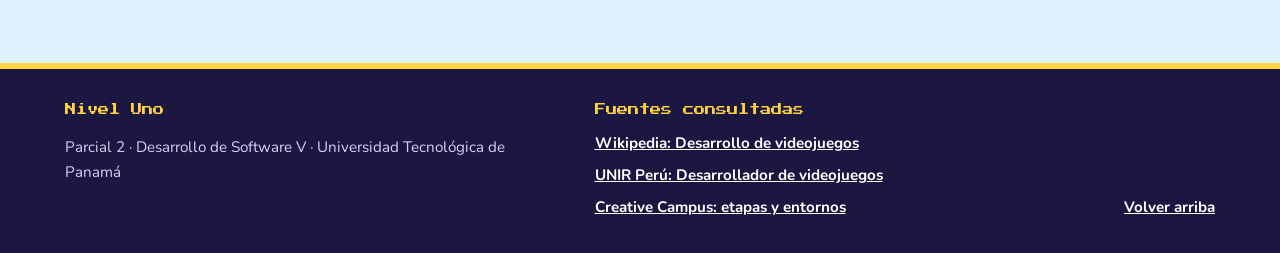
<file: roles.html>
<!DOCTYPE html>
<html lang="es">
<head>
<meta charset="UTF-8">
<meta name="viewport" content="width=device-width, initial-scale=1.0">
<meta name="description" content="Roles, tipos de estudios y caminos de formación en el desarrollo de videojuegos.">
<title>Profesiones | Nivel Uno</title>
<link rel="icon" href="img/creador.jpg" type="image/svg+xml">
<link rel="preconnect" href="https://fonts.googleapis.com">
<link rel="preconnect" href="https://fonts.gstatic.com" crossorigin>
<link rel="stylesheet" href="https://fonts.googleapis.com/css2?family=Press+Start+2P&family=Nunito:wght@400;600;800&display=swap">
<link rel="stylesheet" href="css/estilos.css">
<script src="js/main.js" defer></script>
</head>
<body>
<a class="skip-link" href="#contenido">Saltar al contenido</a>
<header class="site-header">
<div class="container header-layout">
<a class="brand" href="index.html"><span class="brand-icon" aria-hidden="true"></span><span class="brand-name">Nivel Uno</span><span class="brand-sub">Desarrollo de videojuegos</span></a>
<button class="menu-btn" type="button" aria-expanded="false" aria-controls="menu">Menú</button>
<nav id="menu" aria-label="Navegación principal"><ul class="nav-list"><li><a href="index.html">Inicio</a></li><li><a href="proceso.html">Proceso</a></li><li><a href="roles.html" class="activo" aria-current="page">Profesiones</a></li><li><a href="herramientas.html">Herramientas</a></li><li><a href="galeria.html">Galería</a></li><li><a href="creador.html">Creador</a></li></ul></nav>
</div>
</header>
<main id="contenido" class="container" tabindex="-1">

<section class="page-intro" aria-labelledby="t">
<h1 id="t">Un videojuego es trabajo en equipo.</h1>
<p class="lead">En proyectos pequeños una misma persona puede cubrir varios papeles; en estudios grandes cada profesional tiene una función más específica.</p>
</section>
<section aria-labelledby="r"><h2 id="r">Quién hace qué</h2><div class="card-list"><article class="card"><h3>Programación</h3><p>Escribe el código que hace funcionar el juego, implementa controles y mecánicas, y corrige errores antes del lanzamiento.</p></article><article class="card"><h3>Diseño de juegos</h3><p>Define reglas, narrativa, niveles y la experiencia del jugador. Piensa en qué hace divertido al juego.</p></article><article class="card"><h3>Arte e ilustración</h3><p>Crea personajes, escenarios, sprites e interfaz respetando los límites técnicos de la plataforma.</p></article><article class="card"><h3>Animación y 3D</h3><p>Modela y anima personajes y objetos con herramientas como Blender, Maya o 3ds Max.</p></article><article class="card"><h3>Sonido y música</h3><p>Diseña efectos, voces, ambientes y música para cada objeto o personaje.</p></article><article class="card"><h3>Producción y QA</h3><p>Organiza tareas y plazos, y coordina las pruebas para entregar un juego con los menos defectos posibles.</p></article></div></section>
<section class="section" aria-labelledby="ty"><h2 id="ty">Tipos de estudios</h2><ul class="plain-list panel"><li><strong>Estudio de primera parte.</strong> Pertenece a una empresa dueña de una consola y crea juegos solo para ella.</li><li><strong>Estudio de segunda parte.</strong> No pertenece a la dueña de la consola, pero desarrolla de forma exclusiva para esa plataforma.</li><li><strong>Estudio de terceros.</strong> Desarrolla para cualquier plataforma, sin exclusividad.</li><li><strong>Estudio independiente.</strong> Equipos pequeños o personas individuales que crean juegos con gran libertad creativa.</li></ul></section>
<section class="section" aria-labelledby="c">
<h2 id="c">Cómo elegir tu camino</h2>
<div class="card-list dos">
<article class="card"><h3>Si te atrae la parte técnica</h3><p>Una formación en programación de videojuegos te enseña lenguajes, algoritmos y motores como Unity o Unreal, además de optimización y corrección de errores.</p></article>
<article class="card"><h3>Si te atrae la experiencia del jugador</h3><p>El diseño de videojuegos trabaja narrativa, niveles, mecánicas y planificación, y suele complementarse con modelado, animación y motores gráficos.</p></article>
</div>
<p class="note">Las oportunidades no se limitan a los grandes estudios: también hay empresas de tecnología, agencias de publicidad, desarrolladores de aplicaciones, realidad virtual y proyectos independientes. Al ser un trabajo digital, muchas veces puede hacerse de forma remota.</p>
</section>

</main>
<footer class="site-footer">
<div class="container footer-layout">
<div><p class="footer-title">Nivel Uno</p><p>Parcial 2 · Desarrollo de Software V · Universidad Tecnológica de Panamá</p></div>
<div><p class="footer-title">Fuentes consultadas</p><ul class="footer-links">
<li><a href="https://es.wikipedia.org/wiki/Desarrollo_de_videojuegos">Wikipedia: Desarrollo de videojuegos</a></li>
<li><a href="https://peru.unir.net/revista/ingenieria/desarrollador-videojuegos/">UNIR Perú: Desarrollador de videojuegos</a></li>
<li><a href="https://creativecampus.universidadeuropea.com/blog/desarrollo-videojuegos/">Creative Campus: etapas y entornos</a></li></ul></div>
<a class="to-top" href="#contenido">Volver arriba</a>
</div>
</footer>
</body>
</html>
</file>
<file: css/estilos.css>
* {
    margin: 0;
    padding: 0;
    box-sizing: border-box;
}

body {
    background-color: #dff2ff;
    color: #1b1740;
    font-family: "Nunito", Arial, sans-serif;
    font-size: 18px;
    line-height: 1.7;
}


h1, h2, h3 {
    line-height: 1.3;
}

h1 {
    font-family: "Press Start 2P", "Courier New", monospace;
    font-size: 1.6rem;
    line-height: 1.6;
}

h2 {
    font-size: 1.8rem;
    font-weight: 800;
    margin-bottom: 1.25rem;
}

h3 {
    font-size: 1.2rem;
    font-weight: 800;
}

p {
    color: #4a4673;
}

p + p {
    margin-top: 1rem;
}

ul {
    list-style: none;
}


a:link {
    color: #5a3de0;
    font-weight: bold;
}

a:visited {
    color: #5a3de0;
}

a:hover {
    color: #ff5d73;
    text-decoration: underline;
}

a:active {
    color: #1b1740;
}

a:focus {
    outline: 4px solid #ff5d73;
    outline-offset: 3px;
}


img {
    display: block;
    max-width: 100%;
    height: auto;
}


.container {
    width: 92%;
    max-width: 1150px;
    margin: 0 auto;
}


.oculto {
    position: absolute;
    left: -9999px;
    width: 1px;
    height: 1px;
    overflow: hidden;
}


.skip-link {
    position: absolute;
    top: -4rem;
    left: 1rem;
    padding: 0.7rem 1rem;
    background-color: #ffd23f;
    color: #1b1740;
    border: 3px solid #1b1740;
}

.skip-link:focus {
    top: 0.5rem;
}



.site-header {
    background-color: #1b1740;
    border-bottom: 6px solid #ffd23f;
}

.header-layout {
    display: flex;
    flex-wrap: wrap;
    justify-content: space-between;
    align-items: center;
    gap: 0.75rem 1.5rem;
    padding: 1rem 0;
}

.brand {
    display: flex;
    align-items: center;
    gap: 0.75rem;
}

.brand:link,
.brand:visited {
    color: #ffffff;
    text-decoration: none;
}

.brand-icon {
    display: block;
    width: 2.2rem;
    height: 2.2rem;
    background-color: #ffd23f;
    border: 3px solid #ff5d73;
}

.brand-name {
    font-family: "Press Start 2P", monospace;
    font-size: 1rem;
}

.brand-sub {
    font-size: 0.9rem;
    color: #c9c4f5;
}

.menu-btn {
    display: none;
    padding: 0.55rem 1rem;
    background-color: #ffd23f;
    color: #1b1740;
    font-family: inherit;
    font-size: 1rem;
    font-weight: bold;
    border: 3px solid #ffffff;
    cursor: pointer;
}

.nav-list {
    display: flex;
    flex-wrap: wrap;
    gap: 0.4rem;
}


.nav-list a {
    display: block;
    padding: 0.55rem 0.9rem;
    border: 3px solid transparent;
    text-decoration: none;
}

.nav-list a:link,
.nav-list a:visited {
    color: #ffffff;
}

.nav-list a:hover {
    color: #ffd23f;
    border-color: #ffd23f;
}


.nav-list .activo,
.nav-list .activo:link,
.nav-list .activo:visited {
    background-color: #ffd23f;
    border-color: #ffd23f;
    color: #1b1740;
}


main {
    padding-bottom: 3rem;
}

.section {
    padding-top: 3.5rem;
}

.page-intro {
    padding: 3rem 0 2rem 0;
}

.lead {
    max-width: 42rem;
    margin-top: 1.25rem;
    font-size: 1.2rem;
    color: #1b1740;
}

.note {
    max-width: 46rem;
    margin-top: 1.5rem;
}


.panel,
.card,
.stage,
.gallery-card,
.table-wrap {
    background-color: #ffffff;
    border: 3px solid #1b1740;
    border-right-width: 8px;
    border-bottom-width: 8px;
    border-radius: 6px;
}

.panel {
    padding: 2rem;
}

.panel p {
    max-width: 46rem;
}



.hero {
    display: flex;
    flex-direction: column;
    align-items: center;
    gap: 2.5rem;
    padding: 3rem 0 1rem 0;
}

.hero-copy,
.hero-image {
    width: 100%;
}

.hero-image img {
    width: 100%;
    border: 3px solid #1b1740;
    border-right-width: 8px;
    border-bottom-width: 8px;
    border-radius: 6px;
}

.hero-image figcaption {
    margin-top: 0.9rem;
    font-size: 0.9rem;
    color: #4a4673;
}

.actions {
    display: flex;
    flex-wrap: wrap;
    align-items: center;
    gap: 1.25rem 1.75rem;
    margin-top: 2rem;
}

/* Botón principal */
.button {
    display: inline-block;
    padding: 0.85rem 1.4rem;
    background-color: #ff5d73;
    border: 3px solid #1b1740;
    border-right-width: 6px;
    border-bottom-width: 6px;
    border-radius: 6px;
    font-family: inherit;
    font-size: 1rem;
    font-weight: bold;
    text-decoration: none;
    cursor: pointer;
}

.button:link,
.button:visited {
    color: #ffffff;
}

.button:hover {
    background-color: #1b1740;
    color: #ffd23f;
}

.button:active {
    background-color: #ffd23f;
    color: #1b1740;
}


.card-list {
    display: grid;
    grid-template-columns: repeat(3, 1fr);
    gap: 1.5rem;
}


.card-list.dos {
    grid-template-columns: repeat(2, 1fr);
}

.card {
    display: flex;
    flex-direction: column;
    gap: 0.75rem;
    padding: 1.5rem;
}

.card .text-link {
    margin-top: auto;
}


.plain-list {
    display: flex;
    flex-direction: column;
    gap: 0.8rem;
    color: #4a4673;
}

.plain-list li {
    border-left: 0.6rem solid #ff5d73;
    padding-left: 0.8rem;
}

.plain-list strong {
    color: #1b1740;
}



.stages {
    display: flex;
    flex-direction: column;
    gap: 1rem;
}

.stage summary {
    padding: 1rem 1.25rem;
    font-size: 1.15rem;
    font-weight: bold;
    cursor: pointer;
}

.stage[open] summary {
    background-color: #ffd23f;
    border-bottom: 3px solid #1b1740;
}

.stage p {
    max-width: 46rem;
    padding: 1.25rem;
}


.stage-n {
    display: inline-block;
    width: 2.2rem;
    height: 2.2rem;
    margin-right: 0.75rem;
    background-color: #1b1740;
    color: #ffd23f;
    font-family: "Press Start 2P", monospace;
    font-size: 0.8rem;
    line-height: 2.2rem;
    text-align: center;
}



.quiz {
    padding: 2rem;
    background-color: #1b1740;
    color: #ffffff;
    border: 3px solid #1b1740;
    border-right-width: 8px;
    border-bottom-width: 8px;
    border-color: #5a3de0;
    border-radius: 6px;
}

.quiz p {
    color: #e5e2ff;
}

.quiz .quiz-q {
    margin-bottom: 1rem;
    font-size: 1.2rem;
    font-weight: bold;
    color: #ffffff;
}

.quiz-opts {
    display: flex;
    flex-direction: column;
    gap: 0.7rem;
}

.quiz-opts button {
    padding: 0.75rem 1rem;
    background-color: #ffffff;
    color: #1b1740;
    font-family: inherit;
    font-size: 1rem;
    font-weight: bold;
    text-align: left;
    border: 3px solid #ffffff;
    border-radius: 6px;
    cursor: pointer;
}

.quiz-opts button:hover {
    border-color: #ffd23f;
}

.quiz-opts .ok {
    background-color: #bff5dc;
    border-color: #35d399;
}

.quiz-opts .mal {
    background-color: #ffd0d6;
    border-color: #ff5d73;
}

.quiz-fb {
    min-height: 3.2rem;
    margin-top: 1rem;
}

.quiz-bar {
    height: 0.9rem;
    margin-bottom: 1.25rem;
    background-color: #2a2563;
    border: 2px solid #ffffff;
}

.quiz-bar span {
    display: block;
    height: 100%;
    background-color: #ffd23f;
}

.quiz .button {
    margin-top: 1rem;
}



.table-wrap {
    overflow: auto;
}

table {
    width: 100%;
    min-width: 36rem;
    border-collapse: collapse;
}

caption {
    padding: 1rem 1.25rem;
    background-color: #ffd23f;
    border-bottom: 3px solid #1b1740;
    font-weight: bold;
    text-align: left;
}

th, td {
    padding: 0.9rem 1.25rem;
    border-bottom: 2px solid #c9c4f5;
    text-align: left;
    vertical-align: top;
}

thead th {
    background-color: #1b1740;
    color: #ffffff;
}



.gallery {
    display: grid;
    grid-template-columns: repeat(3, 1fr);
    gap: 1.5rem;
    padding-bottom: 2rem;
}

.gallery-card {
    overflow: hidden;
}

.gallery-card a {
    display: block;
    border-bottom: 3px solid #1b1740;
}

.gallery-card img {
    width: 100%;
}

.gallery-card figcaption {
    padding: 1.25rem 1.5rem 1.5rem 1.5rem;
}

.gallery-card h2 {
    margin-bottom: 0.4rem;
    font-size: 1.3rem;
}


/* ---------- 11. Reseña del creador ---------- */
.about {
    display: flex;
    flex-wrap: wrap;
    align-items: flex-start;
    gap: 2rem;
}

.about > div {
    flex: 1;
    min-width: 16rem;
}

.about-photo img {
    width: 12rem;
    height: 17rem;
    border: 3px solid #1b1740;
    border-right-width: 8px;
    border-bottom-width: 8px;
}

.about h2 {
    margin-bottom: 0.75rem;
}



.site-footer {
    margin-top: 2rem;
    background-color: #1b1740;
    border-top: 6px solid #ffd23f;
    color: #ffffff;
    font-size: 0.95rem;
}

.footer-layout {
    display: flex;
    flex-wrap: wrap;
    justify-content: space-between;
    gap: 2rem;
    padding: 2rem 0;
}


.footer-layout > div {
    flex: 1;
    min-width: 16rem;
}

.site-footer p {
    color: #d6d2fa;
}

.site-footer .footer-title {
    margin-bottom: 0.75rem;
    font-family: "Press Start 2P", monospace;
    font-size: 0.7rem;
    line-height: 1.6;
    color: #ffd23f;
}

.footer-links {
    display: flex;
    flex-direction: column;
    gap: 0.4rem;
}

.site-footer a:link,
.site-footer a:visited {
    color: #ffffff;
}

.site-footer a:hover {
    color: #ffd23f;
}

.to-top {
    align-self: flex-end;
}



@media (min-width: 769px) {
    .hero {
        flex-direction: row;
        gap: 3rem;
    }

    .hero-copy,
    .hero-image {
        flex: 1;
    }
}

@media (max-width: 768px) {
    body {
        font-size: 16px;
    }

    h1 {
        font-size: 1.2rem;
    }

    h2 {
        font-size: 1.5rem;
    }

    .card-list,
    .card-list.dos,
    .gallery {
        grid-template-columns: 1fr;
    }

    .panel,
    .quiz {
        padding: 1.25rem;
    }

    .menu-btn {
        display: inline-block;
    }

    .js nav {
        display: none;
        width: 100%;
    }

    .js nav.abierto {
        display: block;
    }

    .nav-list {
        flex-direction: column;
    }
}


@media (max-width: 420px) {
    .brand-sub {
        display: none;
    }

    .card {
        padding: 1.15rem;
    }
}
</file>
